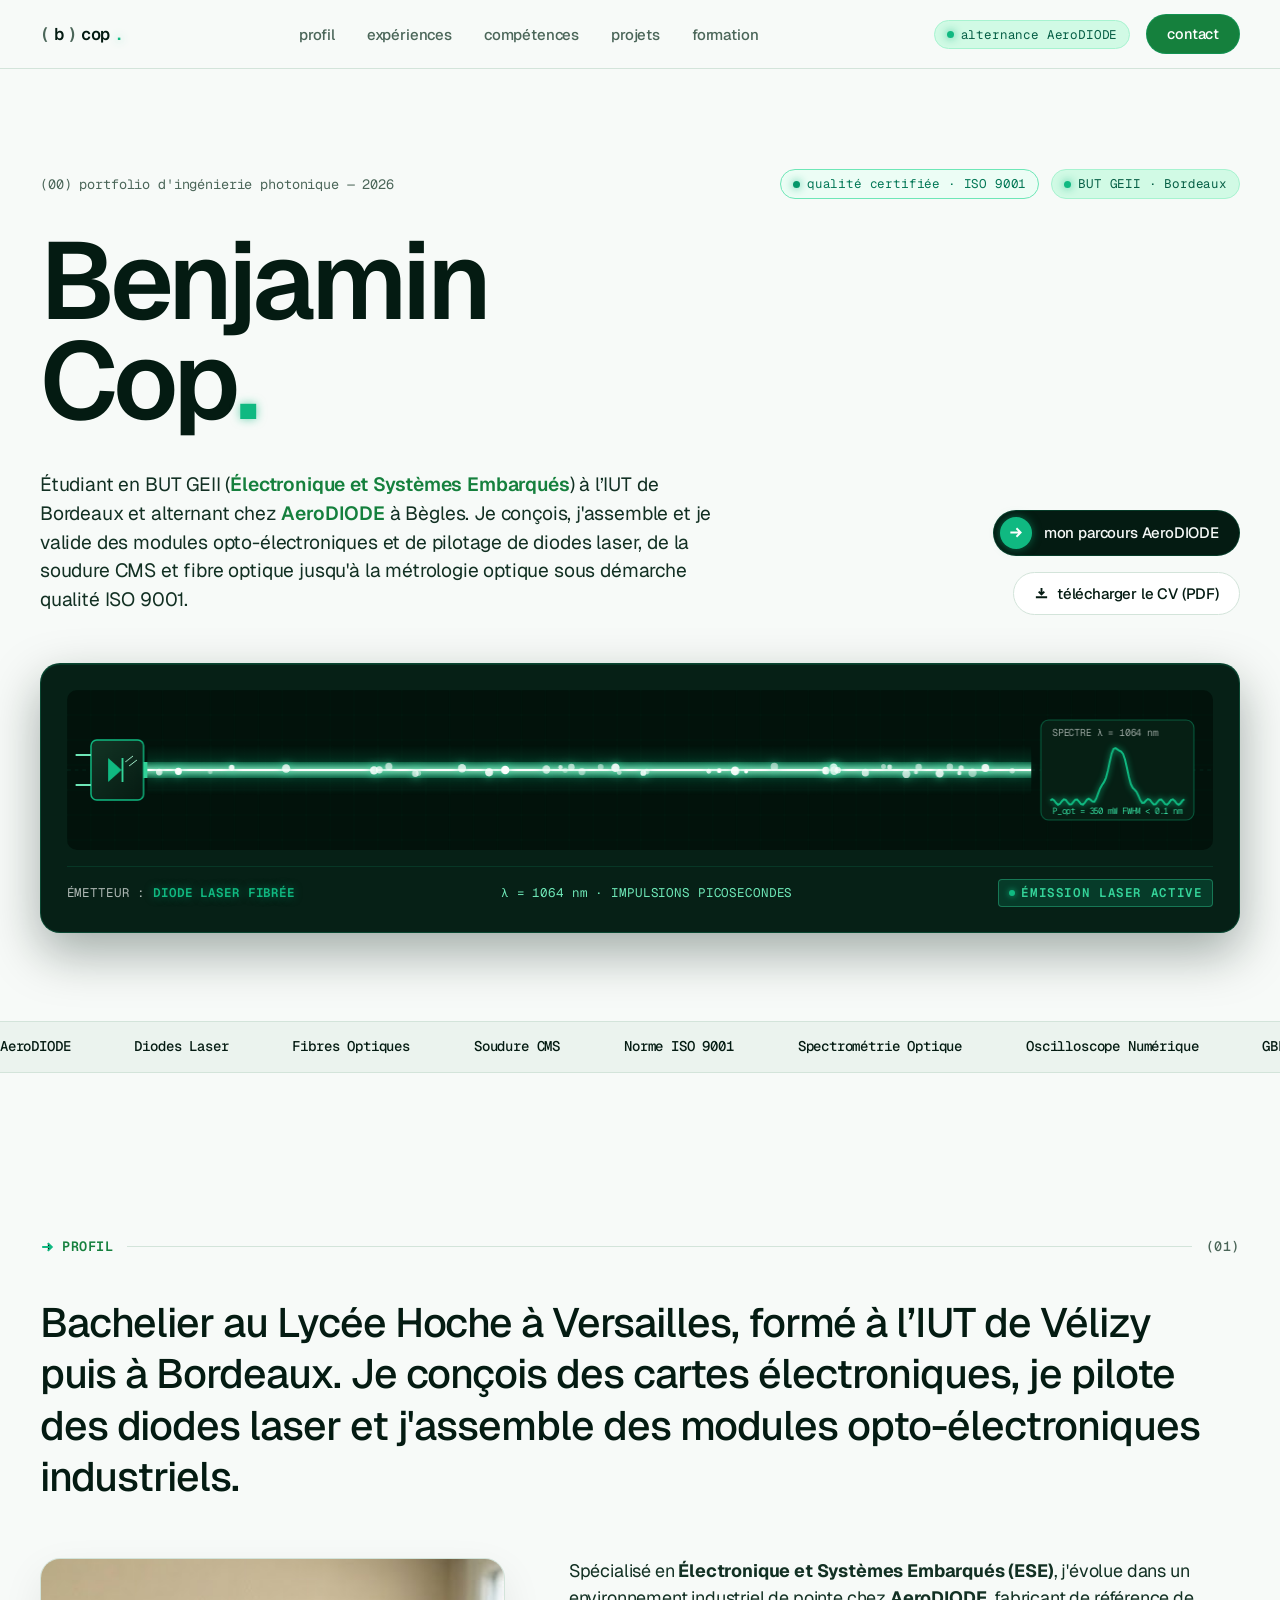
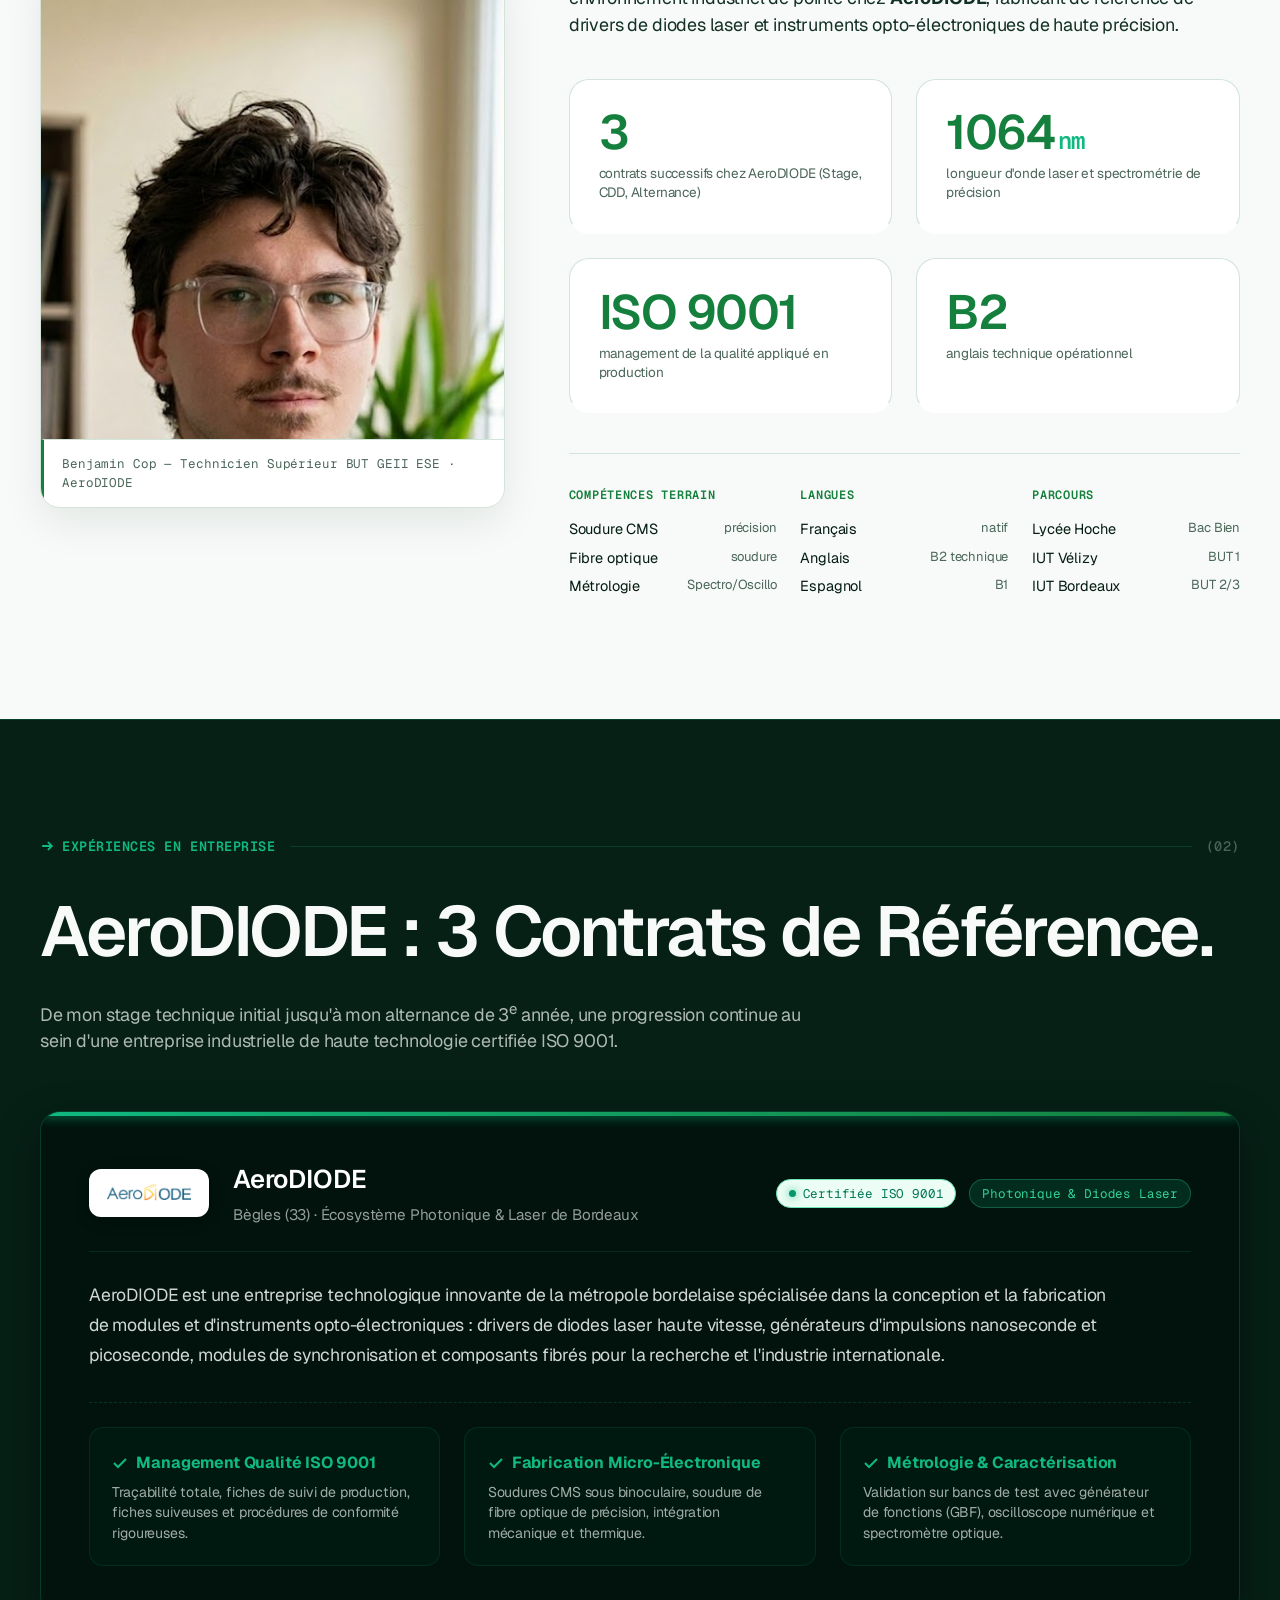
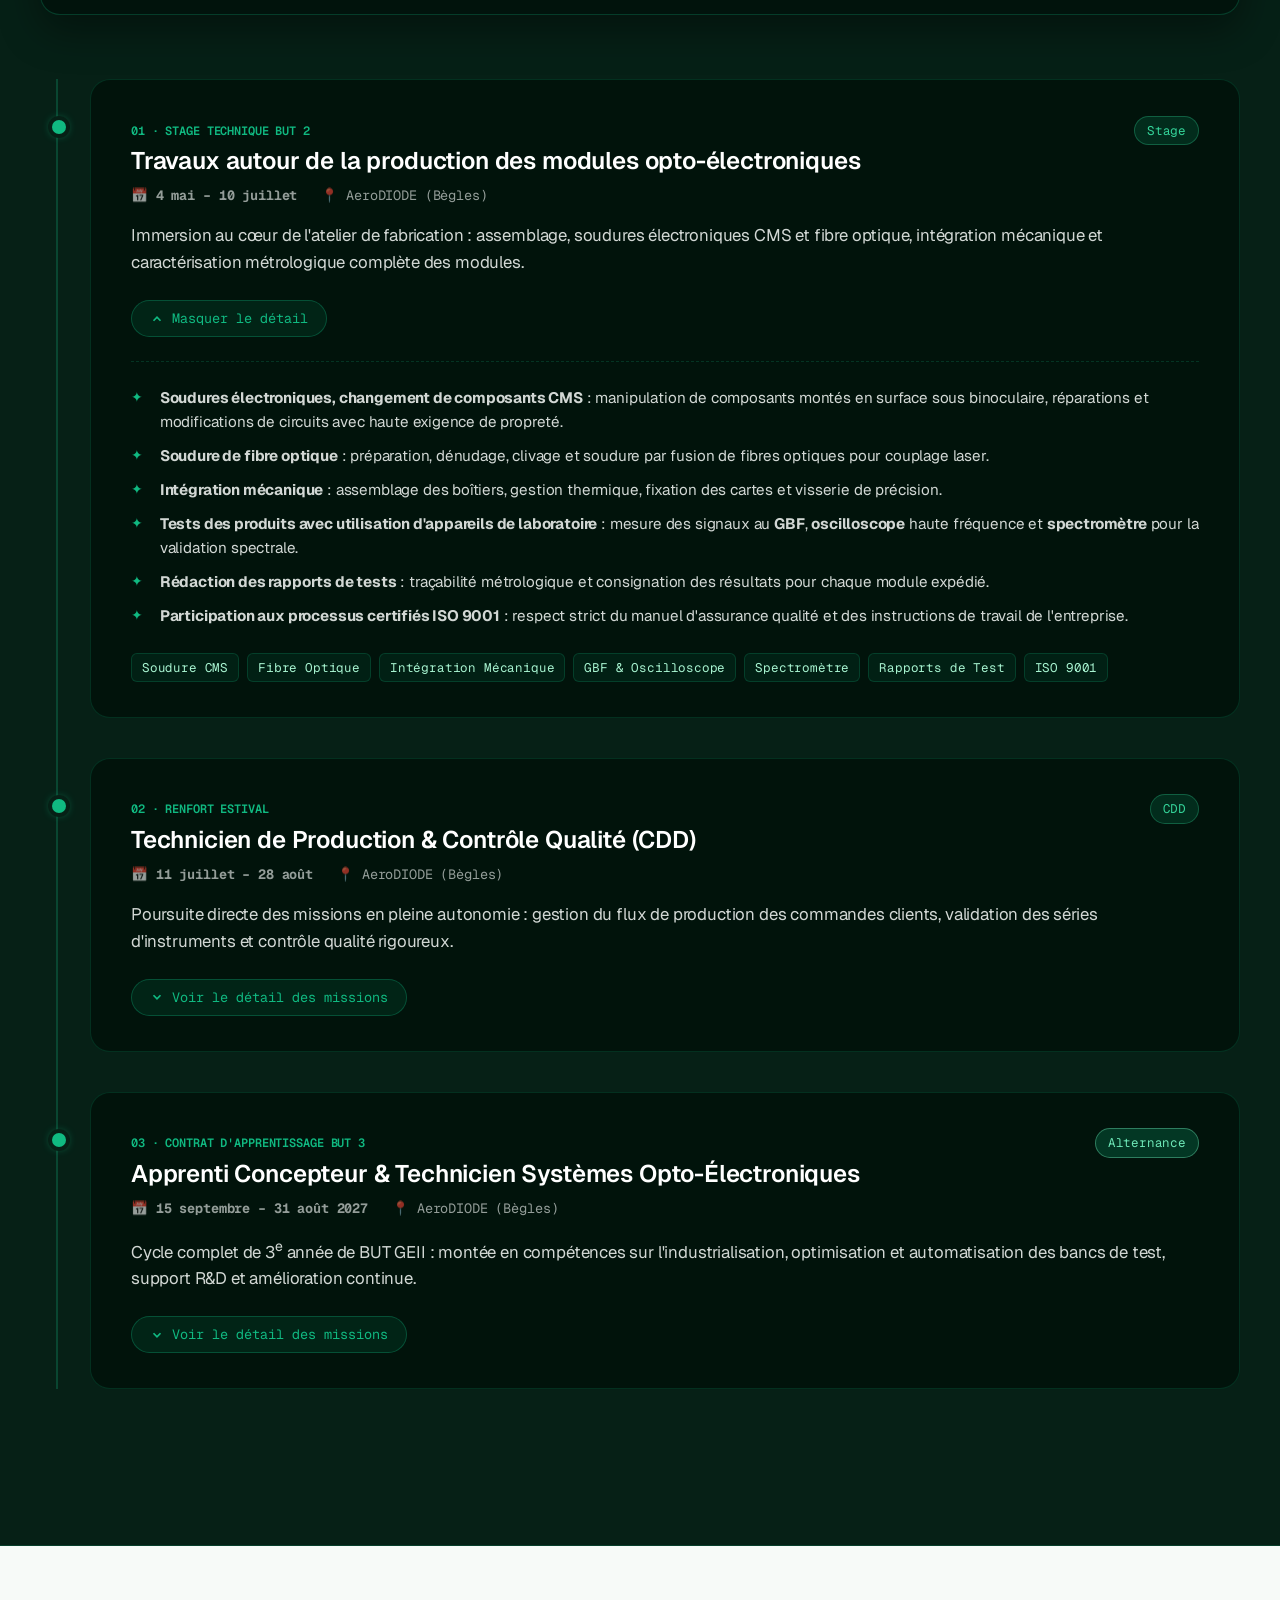
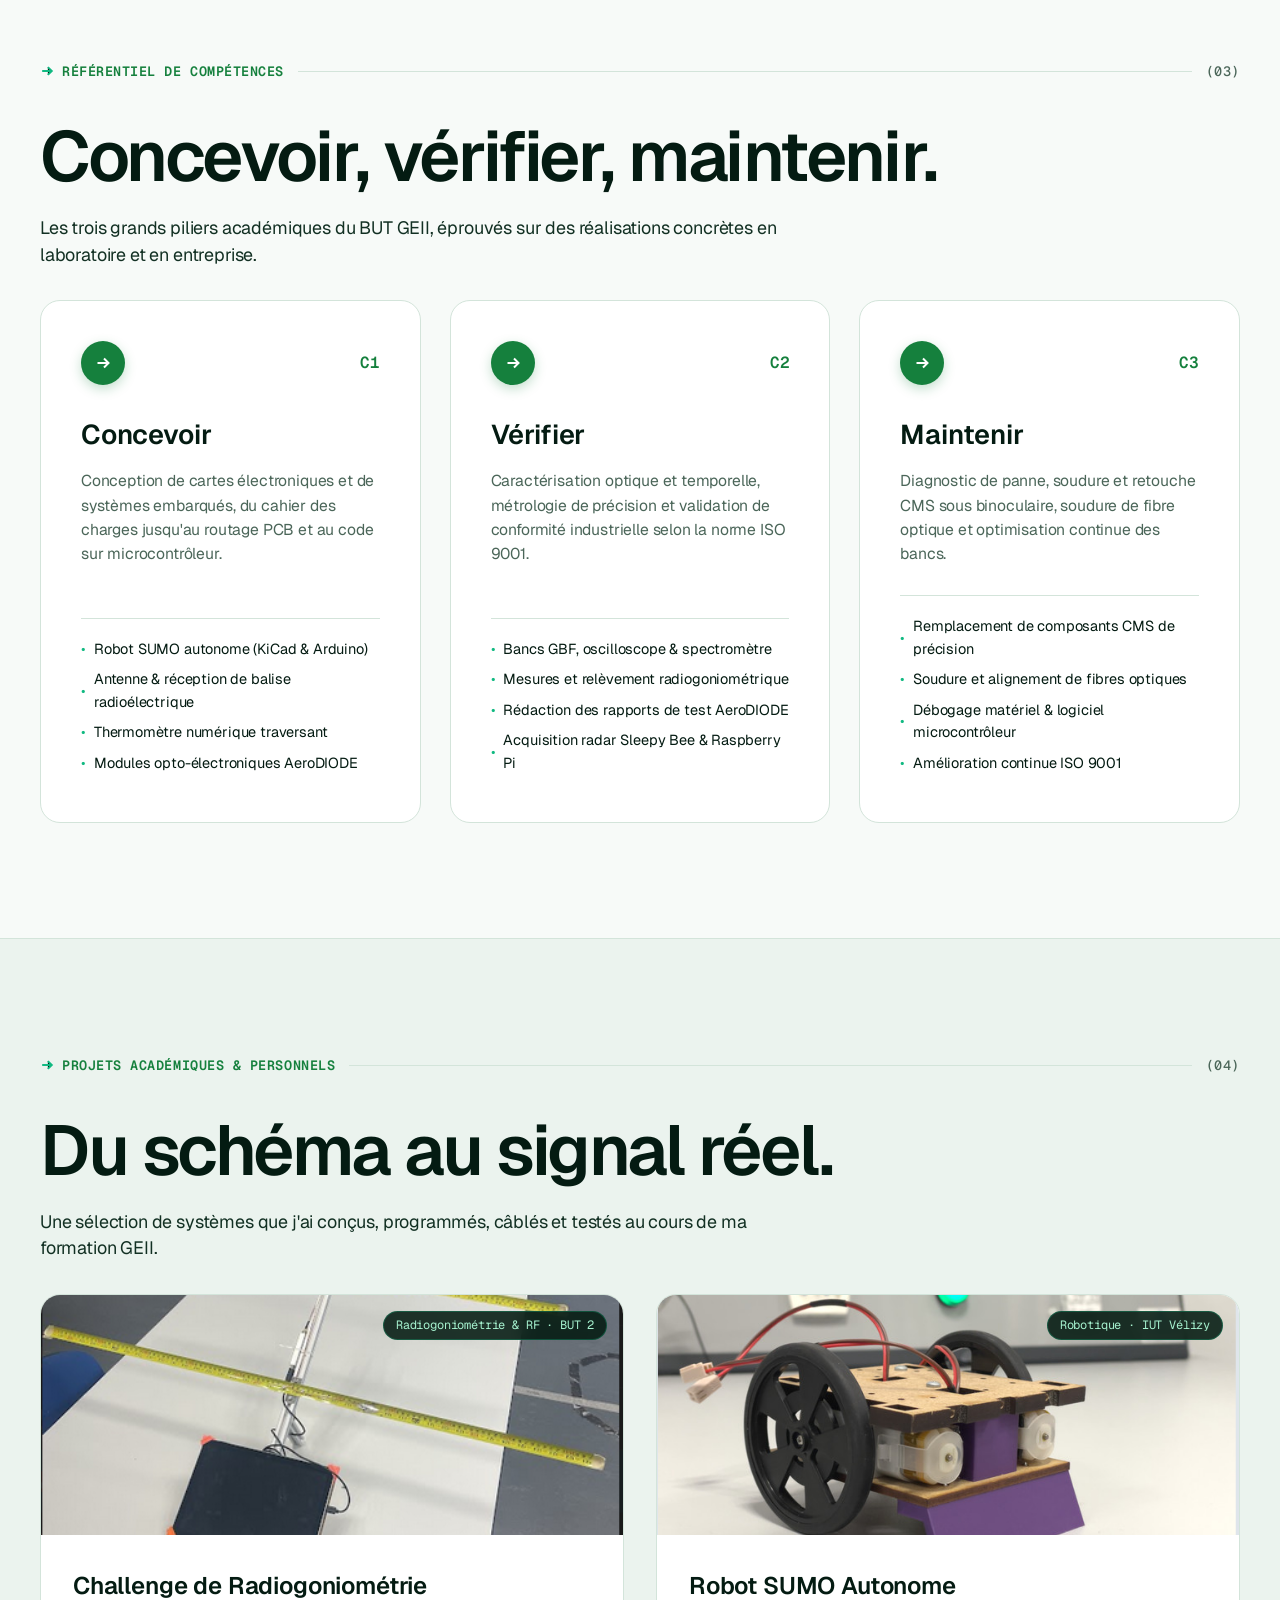
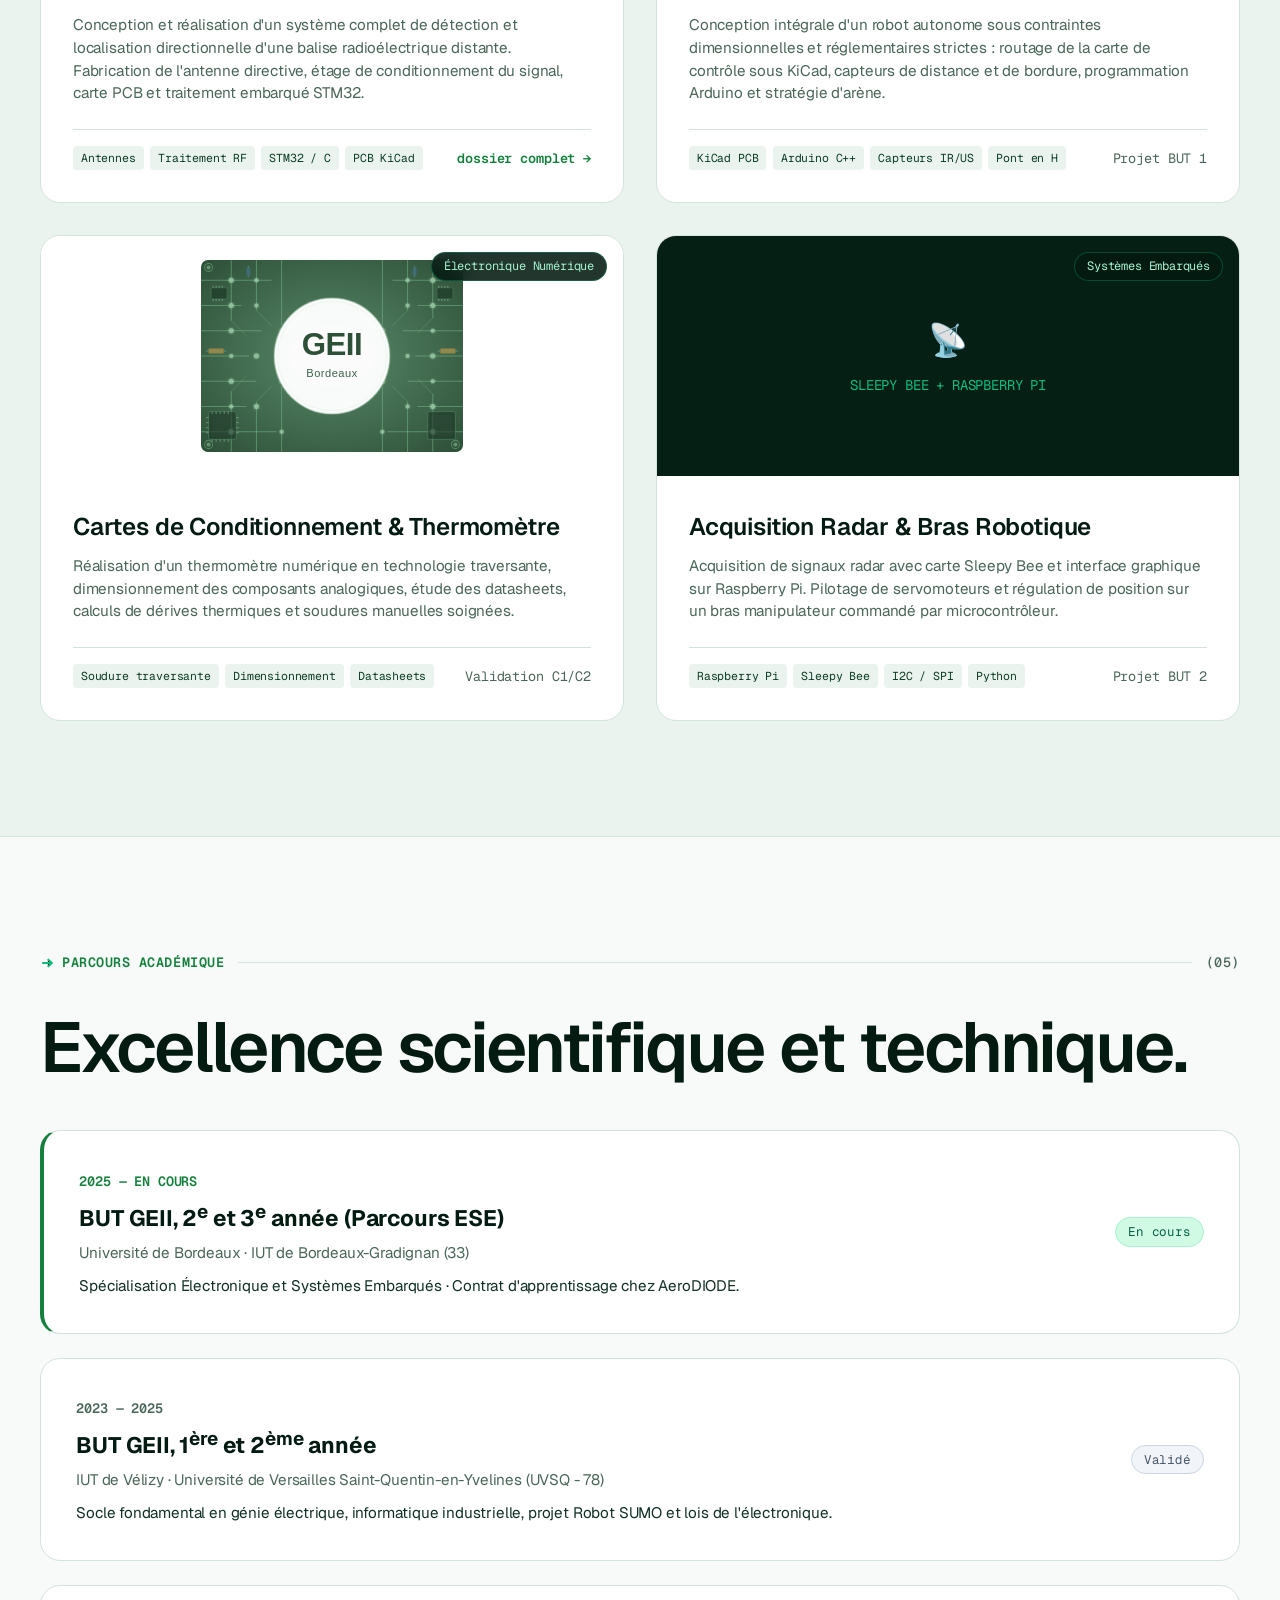
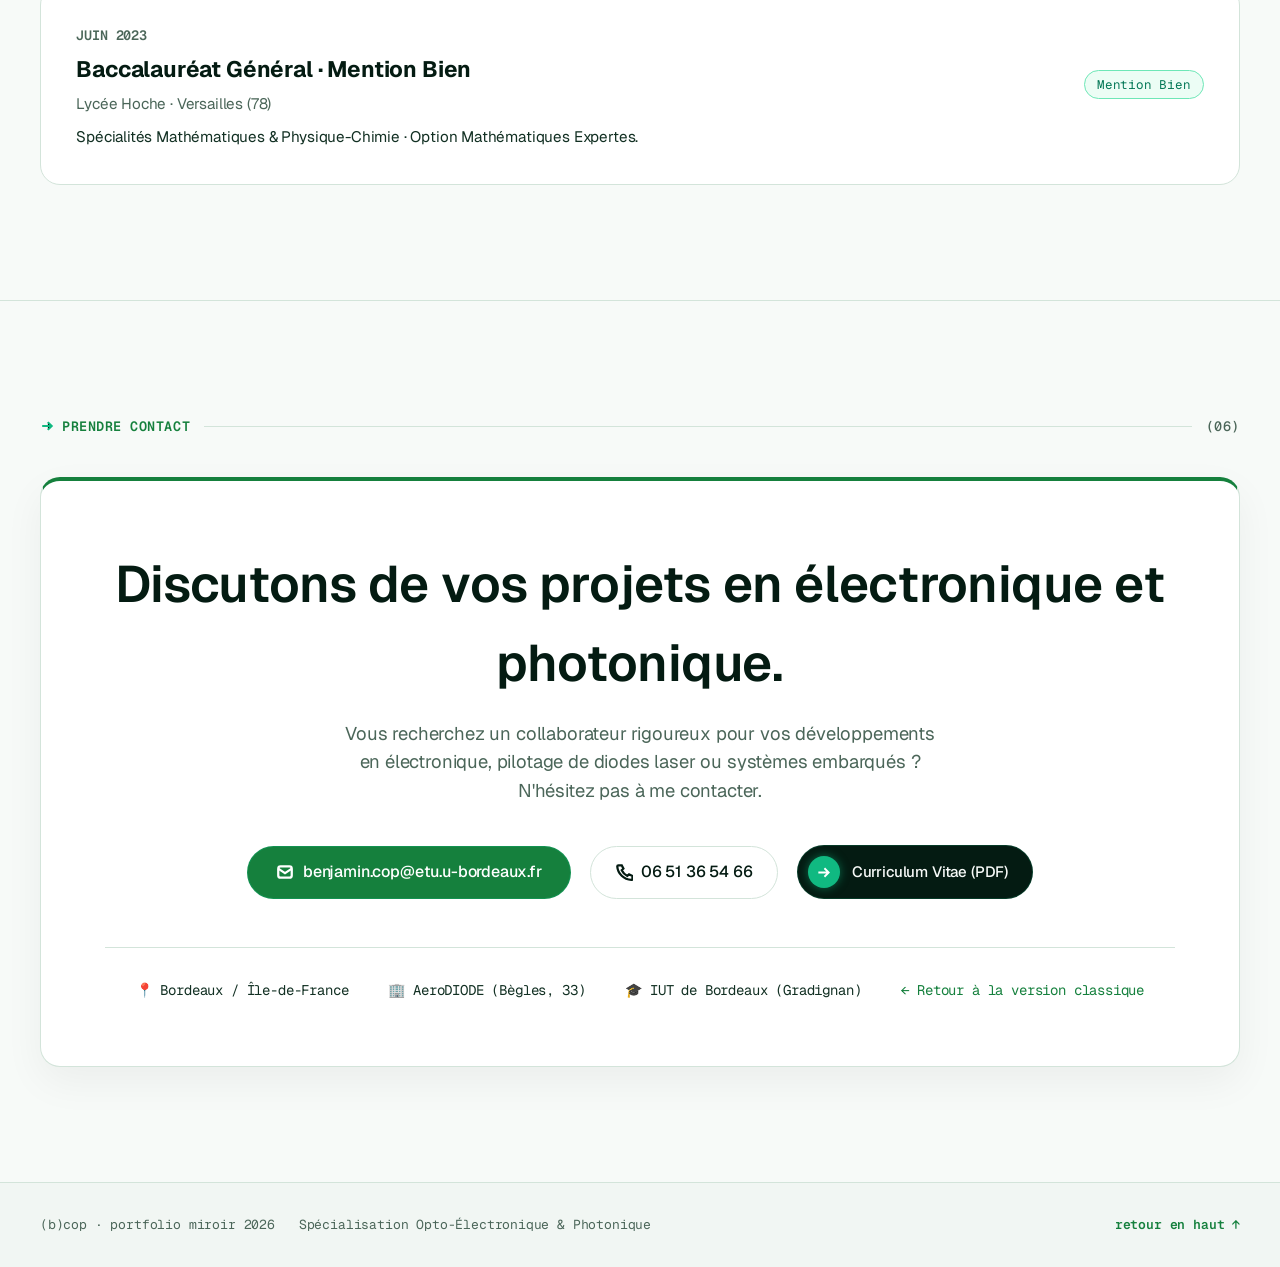
<file: index.html>
<!doctype html>
<html lang="fr">

<head>
  <meta charset="utf-8">
  <meta name="viewport" content="width=device-width, initial-scale=1">
  <title>Benjamin Cop — Portfolio GEII & Opto-Électronique</title>
  <meta name="description" content="Portfolio d'ingénierie de Benjamin Cop, étudiant en BUT GEII (Électronique et Systèmes Embarqués) à l'IUT de Bordeaux et alternant chez AeroDIODE à Bègles.">
  <link rel="preconnect" href="https://fonts.googleapis.com">
  <link rel="preconnect" href="https://fonts.gstatic.com" crossorigin>
  <link rel="stylesheet" href="https://fonts.googleapis.com/css2?family=Geist:wght@300;400;500;600;700&family=Geist+Mono:wght@400;500;600&display=swap">
  <link rel="stylesheet" href="style.css">
</head>

<body id="top">

  <!-- ============================================================ -->
  <!-- NAVIGATION BLUEPRINT VERT LASER                             -->
  <!-- ============================================================ -->
  <header class="nav">
    <div class="wrap nav__wrap">
      <a href="#top" class="nav__logo" aria-label="Benjamin Cop — retour en haut">
        <span class="p">(</span>b<span class="p">)</span>cop<span class="dot">.</span>
      </a>

      <nav class="nav__links" aria-label="Navigation principale">
        <a href="#profil">profil</a>
        <a href="#experiences">expériences</a>
        <a href="#competences">compétences</a>
        <a href="#projets">projets</a>
        <a href="#formation">formation</a>
      </nav>

      <div class="nav__end">
        <span class="status"><i></i>alternance AeroDIODE</span>
        <a href="#contact" class="btn-laser">contact</a>
      </div>
    </div>
  </header>

  <main>

    <!-- ============================================================ -->
    <!-- (00) HERO SECTION & SIMULATION DIODE LASER                   -->
    <!-- ============================================================ -->
    <section class="hero" id="hero">
      <div class="wrap">
        <div class="hero__meta">
          <span class="mono">(00) portfolio d'ingénierie photonique — 2026</span>
          <div class="hero__badges">
            <span class="status status--iso"><i></i>qualité certifiée · ISO 9001</span>
            <span class="status"><i></i>BUT GEII · Bordeaux</span>
          </div>
        </div>

        <div class="hero__title">
          <h1 class="hero__line">Benjamin</h1>
          <h1 class="hero__line hero__line--2">Cop<span class="laser-dot">.</span></h1>
        </div>

        <div class="hero__bottom">
          <p class="hero__lead">
            Étudiant en BUT GEII (<strong>Électronique et Systèmes Embarqués</strong>) à l’IUT de Bordeaux et alternant chez <strong>AeroDIODE</strong> à Bègles. Je conçois, j'assemble et je valide des modules opto-électroniques et de pilotage de diodes laser, de la soudure CMS et fibre optique jusqu'à la métrologie optique sous démarche qualité ISO 9001.
          </p>
          <div class="hero__ctas">
            <a href="#experiences" class="pill">
              <span class="pill__icon">
                <svg viewBox="0 0 16 16" aria-hidden="true"><path d="M2.5 8h11M9 3.5 13.5 8 9 12.5"/></svg>
              </span>
              <span>mon parcours AeroDIODE</span>
            </a>
            <a href="../scratch/CV_Portfolio.pdf" target="_blank" rel="noopener" class="ghost">
              <svg width="15" height="15" viewBox="0 0 16 16" fill="none" stroke="currentColor" stroke-width="2"><path d="M2 12h12M8 2v7M5 6l3 3 3-3"/></svg>
              <span>télécharger le CV (PDF)</span>
            </a>
          </div>
        </div>

        <!-- Simulation Dynamique Diode Laser & Faisceau Photonique -->
        <div class="laser-hud-card" aria-hidden="true">
          <canvas class="laser-canvas"></canvas>
          <div class="laser-hud-footer mono">
            <span>ÉMETTEUR : <b>DIODE LASER FIBRÉE</b></span>
            <span class="laser-hud-emission">λ = 1064 nm · IMPULSIONS PICOSECONDES</span>
            <span class="laser-hud-status">ÉMISSION LASER ACTIVE</span>
          </div>
        </div>
      </div>
    </section>

    <!-- Ruban technique défilant vert laser -->
    <div class="marquee" aria-hidden="true">
      <div class="marquee__track">
        <span>AeroDIODE</span><i></i>
        <span>Diodes Laser</span><i></i>
        <span>Fibres Optiques</span><i></i>
        <span>Soudure CMS</span><i></i>
        <span>Norme ISO 9001</span><i></i>
        <span>Spectrométrie Optique</span><i></i>
        <span>Oscilloscope Numérique</span><i></i>
        <span>GBF</span><i></i>
        <span>STM32</span><i></i>
        <span>KiCad PCB</span><i></i>
        <span>Radiogoniométrie</span><i></i>
        <span>C / C++</span><i></i>
        <span>AeroDIODE</span><i></i>
        <span>Diodes Laser</span><i></i>
        <span>Fibres Optiques</span><i></i>
        <span>Soudure CMS</span><i></i>
        <span>Norme ISO 9001</span><i></i>
      </div>
    </div>

    <!-- ============================================================ -->
    <!-- (01) PROFIL & CHIFFRES CLÉS                                 -->
    <!-- ============================================================ -->
    <section class="section" id="profil">
      <div class="wrap">
        <header class="sh">
          <span class="sh__l">
            <span class="sh__ico"><svg viewBox="0 0 16 16"><path d="M2.5 8h11M9 3.5 13.5 8 9 12.5"/></svg></span>
            profil
          </span>
          <span class="sh__line"></span>
          <span class="sh__r">(01)</span>
        </header>

        <p class="statement">
          Bachelier au Lycée Hoche à Versailles, formé à l’IUT de Vélizy puis à Bordeaux. Je conçois des cartes électroniques, je pilote des diodes laser et j'assemble des modules opto-électroniques industriels.
        </p>

        <div class="profil__grid">
          <figure class="portrait">
            <img src="../scratch/vrai_portrait.jpg" alt="Portrait de Benjamin Cop">
            <figcaption class="mono">Benjamin Cop — Technicien Supérieur BUT GEII ESE · AeroDIODE</figcaption>
          </figure>

          <div class="profil__text">
            <p class="lead">
              Spécialisé en <strong>Électronique et Systèmes Embarqués (ESE)</strong>, j'évolue dans un environnement industriel de pointe chez <strong>AeroDIODE</strong>, fabricant de référence de drivers de diodes laser et instruments opto-électroniques de haute précision.
            </p>

            <!-- Chiffres Clés Animés -->
            <div class="stats">
              <div class="stat">
                <span class="stat__v"><span data-target="3">0</span></span>
                <span class="stat__l">contrats successifs chez AeroDIODE (Stage, CDD, Alternance)</span>
              </div>
              <div class="stat">
                <span class="stat__v"><span data-target="1064">0</span><small>nm</small></span>
                <span class="stat__l">longueur d'onde laser et spectrométrie de précision</span>
              </div>
              <div class="stat">
                <span class="stat__v">ISO <span data-target="9001">0</span></span>
                <span class="stat__l">management de la qualité appliqué en production</span>
              </div>
              <div class="stat">
                <span class="stat__v">B<span data-target="2">0</span></span>
                <span class="stat__l">anglais technique opérationnel</span>
              </div>
            </div>

            <!-- Informations Synthétiques -->
            <div class="infos">
              <div class="info">
                <h3 class="mono">compétences terrain</h3>
                <ul>
                  <li>Soudure CMS <span>précision</span></li>
                  <li>Fibre optique <span>soudure</span></li>
                  <li>Métrologie <span>Spectro/Oscillo</span></li>
                </ul>
              </div>
              <div class="info">
                <h3 class="mono">langues</h3>
                <ul>
                  <li>Français <span>natif</span></li>
                  <li>Anglais <span>B2 technique</span></li>
                  <li>Espagnol <span>B1</span></li>
                </ul>
              </div>
              <div class="info">
                <h3 class="mono">parcours</h3>
                <ul>
                  <li>Lycée Hoche <span>Bac Bien</span></li>
                  <li>IUT Vélizy <span>BUT 1</span></li>
                  <li>IUT Bordeaux <span>BUT 2/3</span></li>
                </ul>
              </div>
            </div>
          </div>
        </div>
      </div>
    </section>

    <!-- ============================================================ -->
    <!-- (02) EXPÉRIENCES PROFESSIONNELLES (SECTION SOMBRE AERODIODE) -->
    <!-- ============================================================ -->
    <section class="section section-dark" id="experiences">
      <div class="wrap">
        <header class="sh">
          <span class="sh__l">
            <span class="sh__ico"><svg viewBox="0 0 16 16"><path d="M2.5 8h11M9 3.5 13.5 8 9 12.5"/></svg></span>
            expériences en entreprise
          </span>
          <span class="sh__line"></span>
          <span class="sh__r">(02)</span>
        </header>

        <h2 class="h-lg" style="margin-bottom: 2rem;">AeroDIODE : 3 Contrats de Référence.</h2>
        <p class="lead" style="color: rgba(247,250,248,0.7); margin-bottom: 3.5rem;">
          De mon stage technique initial jusqu'à mon alternance de 3<sup>e</sup> année, une progression continue au sein d'une entreprise industrielle de haute technologie certifiée ISO 9001.
        </p>

        <!-- Fiche Blueprint AeroDIODE -->
        <div class="company-blueprint">
          <div class="company-blueprint-header">
            <div class="company-logo-slot">
              <img src="../scratch/AeroDIODE_logo.png" alt="Logo AeroDIODE" class="company-logo-img">
              <div class="company-title">
                <h3>AeroDIODE</h3>
                <p>Bègles (33) · Écosystème Photonique & Laser de Bordeaux</p>
              </div>
            </div>
            <div style="display: flex; gap: 0.8rem; flex-wrap: wrap;">
              <span class="status status--iso"><i></i>Certifiée ISO 9001</span>
              <span class="status" style="background: rgba(16,185,129,0.15); color: #34d399; border-color: rgba(52,211,153,0.3);">Photonique & Diodes Laser</span>
            </div>
          </div>

          <p class="company-blueprint-desc">
            AeroDIODE est une entreprise technologique innovante de la métropole bordelaise spécialisée dans la conception et la fabrication de modules et d'instruments opto-électroniques : drivers de diodes laser haute vitesse, générateurs d'impulsions nanoseconde et picoseconde, modules de synchronisation et composants fibrés pour la recherche et l'industrie internationale.
          </p>

          <div class="features-grid">
            <div class="feature-box">
              <h4>
                <svg width="16" height="16" viewBox="0 0 16 16" fill="none" stroke="var(--laser-bright)" stroke-width="2"><path d="M2 8l4 4 8-8"/></svg>
                Management Qualité ISO 9001
              </h4>
              <p>Traçabilité totale, fiches de suivi de production, fiches suiveuses et procédures de conformité rigoureuses.</p>
            </div>
            <div class="feature-box">
              <h4>
                <svg width="16" height="16" viewBox="0 0 16 16" fill="none" stroke="var(--laser-bright)" stroke-width="2"><path d="M2 8l4 4 8-8"/></svg>
                Fabrication Micro-Électronique
              </h4>
              <p>Soudures CMS sous binoculaire, soudure de fibre optique de précision, intégration mécanique et thermique.</p>
            </div>
            <div class="feature-box">
              <h4>
                <svg width="16" height="16" viewBox="0 0 16 16" fill="none" stroke="var(--laser-bright)" stroke-width="2"><path d="M2 8l4 4 8-8"/></svg>
                Métrologie & Caractérisation
              </h4>
              <p>Validation sur bancs de test avec générateur de fonctions (GBF), oscilloscope numérique et spectromètre optique.</p>
            </div>
          </div>
        </div>

        <!-- Chronologie des 3 Contrats AeroDIODE -->
        <div class="timeline-dark">

          <!-- 1. STAGE -->
          <article class="contract-card-dark">
            <div class="contract-card-dark-header">
              <div>
                <span class="mono" style="color: var(--laser-bright); text-transform: uppercase; font-size: 12px; font-weight: 600;">01 · Stage Technique BUT 2</span>
                <h3>Travaux autour de la production des modules opto-électroniques</h3>
                <div class="contract-meta-mono mono">
                  <span>📅 <strong>4 mai – 10 juillet</strong></span>
                  <span>📍 AeroDIODE (Bègles)</span>
                </div>
              </div>
              <span class="status" style="background: rgba(16,185,129,0.15); color: #34d399; border-color: rgba(52,211,153,0.3);">Stage</span>
            </div>

            <p class="contract-lead-p">
              Immersion au cœur de l'atelier de fabrication : assemblage, soudures électroniques CMS et fibre optique, intégration mécanique et caractérisation métrologique complète des modules.
            </p>

            <button class="btn-toggle-dark active" onclick="toggleContractDetails('dark-stage-details', this)">
              <svg width="14" height="14" viewBox="0 0 16 16" fill="none" stroke="currentColor" stroke-width="2"><path d="M4 6l4 4 4-4"/></svg>
              <span class="btn-label">Masquer le détail</span>
            </button>

            <div id="dark-stage-details" class="details-drawer open">
              <ul class="dark-missions">
                <li><strong>Soudures électroniques, changement de composants CMS</strong> : manipulation de composants montés en surface sous binoculaire, réparations et modifications de circuits avec haute exigence de propreté.</li>
                <li><strong>Soudure de fibre optique</strong> : préparation, dénudage, clivage et soudure par fusion de fibres optiques pour couplage laser.</li>
                <li><strong>Intégration mécanique</strong> : assemblage des boîtiers, gestion thermique, fixation des cartes et visserie de précision.</li>
                <li><strong>Tests des produits avec utilisation d'appareils de laboratoire</strong> : mesure des signaux au <strong>GBF</strong>, <strong>oscilloscope</strong> haute fréquence et <strong>spectromètre</strong> pour la validation spectrale.</li>
                <li><strong>Rédaction des rapports de tests</strong> : traçabilité métrologique et consignation des résultats pour chaque module expédié.</li>
                <li><strong>Participation aux processus certifiés ISO 9001</strong> : respect strict du manuel d'assurance qualité et des instructions de travail de l'entreprise.</li>
              </ul>

              <div class="dark-tags">
                <span class="dark-tag">Soudure CMS</span>
                <span class="dark-tag">Fibre Optique</span>
                <span class="dark-tag">Intégration Mécanique</span>
                <span class="dark-tag">GBF & Oscilloscope</span>
                <span class="dark-tag">Spectromètre</span>
                <span class="dark-tag">Rapports de Test</span>
                <span class="dark-tag">ISO 9001</span>
              </div>
            </div>
          </article>

          <!-- 2. CDD -->
          <article class="contract-card-dark">
            <div class="contract-card-dark-header">
              <div>
                <span class="mono" style="color: var(--laser-bright); text-transform: uppercase; font-size: 12px; font-weight: 600;">02 · Renfort Estival</span>
                <h3>Technicien de Production & Contrôle Qualité (CDD)</h3>
                <div class="contract-meta-mono mono">
                  <span>📅 <strong>11 juillet – 28 août</strong></span>
                  <span>📍 AeroDIODE (Bègles)</span>
                </div>
              </div>
              <span class="status" style="background: rgba(16,185,129,0.15); color: #34d399; border-color: rgba(52,211,153,0.3);">CDD</span>
            </div>

            <p class="contract-lead-p">
              Poursuite directe des missions en pleine autonomie : gestion du flux de production des commandes clients, validation des séries d'instruments et contrôle qualité rigoureux.
            </p>

            <button class="btn-toggle-dark" onclick="toggleContractDetails('dark-cdd-details', this)">
              <svg width="14" height="14" viewBox="0 0 16 16" fill="none" stroke="currentColor" stroke-width="2"><path d="M4 6l4 4 4-4"/></svg>
              <span class="btn-label">Voir le détail des missions</span>
            </button>

            <div id="dark-cdd-details" class="details-drawer">
              <ul class="dark-missions">
                <li><strong>Autonomie complète sur bancs de test</strong> : qualification unitaire de chaque module opto-électronique avant conditionnement.</li>
                <li><strong>Rythme de production et cadence</strong> : maintien des standards de qualité élevés sur des volumes accrus.</li>
                <li><strong>Assurance qualité ISO 9001</strong> : renseignement des fiches suiveuses et validation de non-régression technique.</li>
                <li><strong>Maintenance de premier niveau</strong> des outillages de soudure et de contrôle optique.</li>
              </ul>
              <div class="dark-tags">
                <span class="dark-tag">Autonomie de Production</span>
                <span class="dark-tag">Contrôle Qualité</span>
                <span class="dark-tag">Flux de Commandes</span>
                <span class="dark-tag">Fiches Suiveuses</span>
              </div>
            </div>
          </article>

          <!-- 3. ALTERNANCE -->
          <article class="contract-card-dark">
            <div class="contract-card-dark-header">
              <div>
                <span class="mono" style="color: var(--laser-bright); text-transform: uppercase; font-size: 12px; font-weight: 600;">03 · Contrat d'Apprentissage BUT 3</span>
                <h3>Apprenti Concepteur & Technicien Systèmes Opto-Électroniques</h3>
                <div class="contract-meta-mono mono">
                  <span>📅 <strong>15 septembre – 31 août 2027</strong></span>
                  <span>📍 AeroDIODE (Bègles)</span>
                </div>
              </div>
              <span class="status" style="background: rgba(16,185,129,0.22); color: #6ee7b7; border-color: rgba(110,231,183,0.4);">Alternance</span>
            </div>

            <p class="contract-lead-p">
              Cycle complet de 3<sup>e</sup> année de BUT GEII : montée en compétences sur l'industrialisation, optimisation et automatisation des bancs de test, support R&D et amélioration continue.
            </p>

            <button class="btn-toggle-dark" onclick="toggleContractDetails('dark-alt-details', this)">
              <svg width="14" height="14" viewBox="0 0 16 16" fill="none" stroke="currentColor" stroke-width="2"><path d="M4 6l4 4 4-4"/></svg>
              <span class="btn-label">Voir le détail des missions</span>
            </button>

            <div id="dark-alt-details" class="details-drawer">
              <ul class="dark-missions">
                <li><strong>Industrialisation et amélioration des méthodes</strong> : standardisation des montages et simplification des procédures de validation.</li>
                <li><strong>Automatisation des mesures</strong> : écriture de scripts de test pour réduire le temps de caractérisation spectrale et temporelle.</li>
                <li><strong>Participation aux revues de qualité</strong> : traitement des anomalies, actions correctives et audits internes ISO 9001.</li>
                <li><strong>Veille et R&D</strong> : participation aux tests de nouveaux prototypes électroniques de pilotage de diodes laser.</li>
              </ul>
              <div class="dark-tags">
                <span class="dark-tag">Industrialisation</span>
                <span class="dark-tag">Automatisation Bancs</span>
                <span class="dark-tag">Systèmes Embarqués</span>
                <span class="dark-tag">Audit ISO 9001</span>
                <span class="dark-tag">Amélioration Continue</span>
              </div>
            </div>
          </article>

        </div>

      </div>
    </section>

    <!-- ============================================================ -->
    <!-- (03) COMPÉTENCES DU BUT GEII (CONCEVOIR, VÉRIFIER, MAINTENIR)-->
    <!-- ============================================================ -->
    <section class="section" id="competences">
      <div class="wrap">
        <header class="sh">
          <span class="sh__l">
            <span class="sh__ico"><svg viewBox="0 0 16 16"><path d="M2.5 8h11M9 3.5 13.5 8 9 12.5"/></svg></span>
            référentiel de compétences
          </span>
          <span class="sh__line"></span>
          <span class="sh__r">(03)</span>
        </header>

        <h2 class="h-lg" style="margin-bottom: 1.5rem;">Concevoir, vérifier, maintenir.</h2>
        <p class="lead">Les trois grands piliers académiques du BUT GEII, éprouvés sur des réalisations concrètes en laboratoire et en entreprise.</p>

        <div class="offers">
          <!-- C1 : Concevoir -->
          <article class="offer">
            <div class="offer__top">
              <div class="circ">
                <svg viewBox="0 0 16 16"><path d="M2.5 8h11M9 3.5 13.5 8 9 12.5"/></svg>
              </div>
              <span class="offer__code">C1</span>
            </div>
            <h3>Concevoir</h3>
            <p>Conception de cartes électroniques et de systèmes embarqués, du cahier des charges jusqu'au routage PCB et au code sur microcontrôleur.</p>
            <ul class="offer__links">
              <li><a href="#projets">Robot SUMO autonome (KiCad & Arduino)</a></li>
              <li><a href="#projets">Antenne & réception de balise radioélectrique</a></li>
              <li><a href="#projets">Thermomètre numérique traversant</a></li>
              <li><a href="#experiences">Modules opto-électroniques AeroDIODE</a></li>
            </ul>
          </article>

          <!-- C2 : Vérifier -->
          <article class="offer">
            <div class="offer__top">
              <div class="circ">
                <svg viewBox="0 0 16 16"><path d="M2.5 8h11M9 3.5 13.5 8 9 12.5"/></svg>
              </div>
              <span class="offer__code">C2</span>
            </div>
            <h3>Vérifier</h3>
            <p>Caractérisation optique et temporelle, métrologie de précision et validation de conformité industrielle selon la norme ISO 9001.</p>
            <ul class="offer__links">
              <li><a href="#experiences">Bancs GBF, oscilloscope & spectromètre</a></li>
              <li><a href="#projets">Mesures et relèvement radiogoniométrique</a></li>
              <li><a href="#experiences">Rédaction des rapports de test AeroDIODE</a></li>
              <li><a href="#projets">Acquisition radar Sleepy Bee & Raspberry Pi</a></li>
            </ul>
          </article>

          <!-- C3 : Maintenir -->
          <article class="offer">
            <div class="offer__top">
              <div class="circ">
                <svg viewBox="0 0 16 16"><path d="M2.5 8h11M9 3.5 13.5 8 9 12.5"/></svg>
              </div>
              <span class="offer__code">C3</span>
            </div>
            <h3>Maintenir</h3>
            <p>Diagnostic de panne, soudure et retouche CMS sous binoculaire, soudure de fibre optique et optimisation continue des bancs.</p>
            <ul class="offer__links">
              <li><a href="#experiences">Remplacement de composants CMS de précision</a></li>
              <li><a href="#experiences">Soudure et alignement de fibres optiques</a></li>
              <li><a href="#projets">Débogage matériel & logiciel microcontrôleur</a></li>
              <li><a href="#experiences">Amélioration continue ISO 9001</a></li>
            </ul>
          </article>
        </div>
      </div>
    </section>

    <!-- ============================================================ -->
    <!-- (04) PROJETS TECHNIQUES DOCUMENTÉS                           -->
    <!-- ============================================================ -->
    <section class="section" id="projets" style="background: var(--ash); border-block: 1px solid var(--line);">
      <div class="wrap">
        <header class="sh">
          <span class="sh__l">
            <span class="sh__ico"><svg viewBox="0 0 16 16"><path d="M2.5 8h11M9 3.5 13.5 8 9 12.5"/></svg></span>
            projets académiques & personnels
          </span>
          <span class="sh__line"></span>
          <span class="sh__r">(04)</span>
        </header>

        <h2 class="h-lg" style="margin-bottom: 1.5rem;">Du schéma au signal réel.</h2>
        <p class="lead">Une sélection de systèmes que j'ai conçus, programmés, câblés et testés au cours de ma formation GEII.</p>

        <div class="projects-grid">

          <!-- Projet 1 : Radiogoniométrie -->
          <article class="project-card">
            <div class="project-media">
              <img src="../scratch/antenne.png" alt="Challenge de Radiogoniométrie">
              <span class="project-tag-overlay">Radiogoniométrie & RF · BUT 2</span>
            </div>
            <div class="project-content">
              <h3>Challenge de Radiogoniométrie</h3>
              <p>Conception et réalisation d'un système complet de détection et localisation directionnelle d'une balise radioélectrique distante. Fabrication de l'antenne directive, étage de conditionnement du signal, carte PCB et traitement embarqué STM32.</p>
              <div class="project-footer">
                <div class="project-chips">
                  <span class="chip">Antennes</span>
                  <span class="chip">Traitement RF</span>
                  <span class="chip">STM32 / C</span>
                  <span class="chip">PCB KiCad</span>
                </div>
                <a href="../scratch/projet_radiogoniometrie.html" class="mono" style="color: var(--primary); font-weight: 600; display: inline-flex; align-items: center; gap: 4px;">
                  dossier complet →
                </a>
              </div>
            </div>
          </article>

          <!-- Projet 2 : Robot SUMO -->
          <article class="project-card">
            <div class="project-media">
              <img src="../scratch/robot_sumo.png" alt="Robot Sumo Autonome">
              <span class="project-tag-overlay">Robotique · IUT Vélizy</span>
            </div>
            <div class="project-content">
              <h3>Robot SUMO Autonome</h3>
              <p>Conception intégrale d'un robot autonome sous contraintes dimensionnelles et réglementaires strictes : routage de la carte de contrôle sous KiCad, capteurs de distance et de bordure, programmation Arduino et stratégie d'arène.</p>
              <div class="project-footer">
                <div class="project-chips">
                  <span class="chip">KiCad PCB</span>
                  <span class="chip">Arduino C++</span>
                  <span class="chip">Capteurs IR/US</span>
                  <span class="chip">Pont en H</span>
                </div>
                <span class="mono" style="color: var(--muted);">Projet BUT 1</span>
              </div>
            </div>
          </article>

          <!-- Projet 3 : Circuit Board GEII -->
          <article class="project-card">
            <div class="project-media" style="background: white; padding: 1.5rem;">
              <img src="../scratch/circuit_board_geii.svg" alt="Carte électronique GEII" style="object-fit: contain;">
              <span class="project-tag-overlay">Électronique Numérique</span>
            </div>
            <div class="project-content">
              <h3>Cartes de Conditionnement & Thermomètre</h3>
              <p>Réalisation d'un thermomètre numérique en technologie traversante, dimensionnement des composants analogiques, étude des datasheets, calculs de dérives thermiques et soudures manuelles soignées.</p>
              <div class="project-footer">
                <div class="project-chips">
                  <span class="chip">Soudure traversante</span>
                  <span class="chip">Dimensionnement</span>
                  <span class="chip">Datasheets</span>
                </div>
                <span class="mono" style="color: var(--muted);">Validation C1/C2</span>
              </div>
            </div>
          </article>

          <!-- Projet 4 : Radar & Bras manipulateur -->
          <article class="project-card">
            <div class="project-media" style="background: #061f14; display: flex; align-items: center; justify-content: center;">
              <div style="font-family: var(--mono); color: var(--laser-bright); font-size: 14px; text-align: center; padding: 2rem;">
                <div style="font-size: 32px; margin-bottom: 10px;">📡</div>
                <span>SLEEPY BEE + RASPBERRY PI</span>
              </div>
              <span class="project-tag-overlay">Systèmes Embarqués</span>
            </div>
            <div class="project-content">
              <h3>Acquisition Radar & Bras Robotique</h3>
              <p>Acquisition de signaux radar avec carte Sleepy Bee et interface graphique sur Raspberry Pi. Pilotage de servomoteurs et régulation de position sur un bras manipulateur commandé par microcontrôleur.</p>
              <div class="project-footer">
                <div class="project-chips">
                  <span class="chip">Raspberry Pi</span>
                  <span class="chip">Sleepy Bee</span>
                  <span class="chip">I2C / SPI</span>
                  <span class="chip">Python</span>
                </div>
                <span class="mono" style="color: var(--muted);">Projet BUT 2</span>
              </div>
            </div>
          </article>

        </div>
      </div>
    </section>

    <!-- ============================================================ -->
    <!-- (05) FORMATION ACADÉMIQUE                                    -->
    <!-- ============================================================ -->
    <section class="section" id="formation">
      <div class="wrap">
        <header class="sh">
          <span class="sh__l">
            <span class="sh__ico"><svg viewBox="0 0 16 16"><path d="M2.5 8h11M9 3.5 13.5 8 9 12.5"/></svg></span>
            parcours académique
          </span>
          <span class="sh__line"></span>
          <span class="sh__r">(05)</span>
        </header>

        <h2 class="h-lg" style="margin-bottom: 3rem;">Excellence scientifique et technique.</h2>

        <div style="display: flex; flex-direction: column; gap: 1.5rem;">

          <!-- Formation 1 : IUT Bordeaux -->
          <div style="background: var(--surface); border: 1px solid var(--line); border-radius: var(--r-card); padding: 2.2rem; display: flex; justify-content: space-between; align-items: center; flex-wrap: wrap; gap: 1.5rem; border-left: 4px solid var(--primary);">
            <div>
              <span class="mono" style="color: var(--primary); font-weight: 600;">2025 — EN COURS</span>
              <h3 style="font-size: 1.4rem; color: var(--fg); margin: 0.3rem 0;">BUT GEII, 2<sup>e</sup> et 3<sup>e</sup> année (Parcours ESE)</h3>
              <p style="color: var(--muted); font-size: 0.95rem;">Université de Bordeaux · IUT de Bordeaux-Gradignan (33)</p>
              <p style="color: var(--fg-2); font-size: 0.95rem; margin-top: 0.6rem;">Spécialisation Électronique et Systèmes Embarqués · Contrat d'apprentissage chez AeroDIODE.</p>
            </div>
            <span class="status">En cours</span>
          </div>

          <!-- Formation 2 : IUT Vélizy -->
          <div style="background: var(--surface); border: 1px solid var(--line); border-radius: var(--r-card); padding: 2.2rem; display: flex; justify-content: space-between; align-items: center; flex-wrap: wrap; gap: 1.5rem;">
            <div>
              <span class="mono" style="color: var(--muted); font-weight: 600;">2023 — 2025</span>
              <h3 style="font-size: 1.4rem; color: var(--fg); margin: 0.3rem 0;">BUT GEII, 1<sup>ère</sup> et 2<sup>ème</sup> année</h3>
              <p style="color: var(--muted); font-size: 0.95rem;">IUT de Vélizy · Université de Versailles Saint-Quentin-en-Yvelines (UVSQ - 78)</p>
              <p style="color: var(--fg-2); font-size: 0.95rem; margin-top: 0.6rem;">Socle fondamental en génie électrique, informatique industrielle, projet Robot SUMO et lois de l'électronique.</p>
            </div>
            <span class="status" style="background: #f1f5f9; color: #475569; border-color: #cbd5e1;">Validé</span>
          </div>

          <!-- Formation 3 : Lycée Hoche -->
          <div style="background: var(--surface); border: 1px solid var(--line); border-radius: var(--r-card); padding: 2.2rem; display: flex; justify-content: space-between; align-items: center; flex-wrap: wrap; gap: 1.5rem;">
            <div>
              <span class="mono" style="color: var(--muted); font-weight: 600;">JUIN 2023</span>
              <h3 style="font-size: 1.4rem; color: var(--fg); margin: 0.3rem 0;">Baccalauréat Général · Mention Bien</h3>
              <p style="color: var(--muted); font-size: 0.95rem;">Lycée Hoche · Versailles (78)</p>
              <p style="color: var(--fg-2); font-size: 0.95rem; margin-top: 0.6rem;">Spécialités Mathématiques & Physique-Chimie · Option Mathématiques Expertes.</p>
            </div>
            <span class="status status--iso">Mention Bien</span>
          </div>

        </div>
      </div>
    </section>

    <!-- ============================================================ -->
    <!-- (06) CONTACT & CV                                            -->
    <!-- ============================================================ -->
    <section class="contact-section" id="contact">
      <div class="wrap">
        <header class="sh">
          <span class="sh__l">
            <span class="sh__ico"><svg viewBox="0 0 16 16"><path d="M2.5 8h11M9 3.5 13.5 8 9 12.5"/></svg></span>
            prendre contact
          </span>
          <span class="sh__line"></span>
          <span class="sh__r">(06)</span>
        </header>

        <div class="contact-card-main">
          <h2>Discutons de vos projets en électronique et photonique.</h2>
          <p>
            Vous recherchez un collaborateur rigoureux pour vos développements en électronique, pilotage de diodes laser ou systèmes embarqués ? N'hésitez pas à me contacter.
          </p>

          <div class="contact-actions">
            <a href="mailto:benjamin.cop@etu.u-bordeaux.fr" class="btn-laser btn-laser--lg">
              <svg width="18" height="18" viewBox="0 0 16 16" fill="none" stroke="currentColor" stroke-width="2"><rect x="2" y="3" width="12" height="10" rx="2"/><path d="M2 5l6 4 6-4"/></svg>
              <span>benjamin.cop@etu.u-bordeaux.fr</span>
            </a>
            <a href="tel:+33651365466" class="ghost" style="padding: 13px 24px; font-size: 16px; border-radius: 30px;">
              <svg width="18" height="18" viewBox="0 0 16 16" fill="none" stroke="currentColor" stroke-width="2"><path d="M3 2h3l1.5 3-1.5 1.5a10 10 0 0 0 5 5L12.5 10l3 1.5V14a1 1 0 0 1-1 1A13 13 0 0 1 2 3a1 1 0 0 1 1-1z"/></svg>
              <span>06 51 36 54 66</span>
            </a>
            <a href="../scratch/CV_Portfolio.pdf" target="_blank" rel="noopener" class="pill" style="padding: 10px 24px 10px 10px;">
              <span class="pill__icon">
                <svg viewBox="0 0 16 16" aria-hidden="true"><path d="M2.5 8h11M9 3.5 13.5 8 9 12.5"/></svg>
              </span>
              <span>Curriculum Vitae (PDF)</span>
            </a>
          </div>

          <div class="contact-links-row">
            <span>📍 Bordeaux / Île-de-France</span>
            <span>🏢 AeroDIODE (Bègles, 33)</span>
            <span>🎓 IUT de Bordeaux (Gradignan)</span>
            <a href="../scratch/index.html">← Retour à la version classique</a>
          </div>
        </div>
      </div>
    </section>

  </main>

  <!-- ============================================================ -->
  <!-- FOOTER MINIMALISTE VERT                                      -->
  <!-- ============================================================ -->
  <footer class="footer">
    <div class="wrap footer__wrap">
      <div>
        <span>(b)cop · portfolio miroir 2026</span>
        <span style="margin-left: 1rem; color: var(--muted);">Spécialisation Opto-Électronique & Photonique</span>
      </div>
      <div>
        <a href="#top" style="color: var(--primary); font-weight: 600;">retour en haut ↑</a>
      </div>
    </div>
  </footer>

  <script src="script.js"></script>
</body>

</html>
</file>
<file: style.css>
/* =========================================================
   Benjamin Cop — Portfolio GEII & Opto-Électronique (Version Miroir)
   Direction Artistique : « Laser Diode Photonics & Swiss Blueprint »
   Palette : Vert Laser Émeraude, Encre Sombre & Papier Craie
   ========================================================= */

:root {
  /* Nuances de Vert Laser & Photonique */
  --laser-bright: #10b981;     /* Vert laser émetteur diode */
  --laser-glow: #34d399;       /* Lueur photonique coeur de faisceau */
  --primary: #15803d;          /* Vert émeraude profond */
  --primary-dark: #0b3d26;     /* Vert forêt foncé */
  --laser-subtle: #d1fae5;     /* Vert menthe clair pour badges */
  
  /* Nuances Blueprint Papier / Encre */
  --bone: #f7faf8;             /* Fond craie avec subtile teinte technique */
  --ink: #041b12;              /* Encre noire végétale profonde */
  --smoke: #062016;            /* Arrière-plan chambre noire laser */
  --ash: #ebf3ee;              /* Surface douce */
  --mist: #bdd3c7;             /* Bordures fines */
  --line: #d3e4da;             /* Lignes de repère blueprint */
  --surface: #ffffff;

  --bg: var(--bone);
  --fg: var(--ink);
  --fg-2: #123023;
  --muted: #4b6659;

  --font: 'Geist', 'Inter', -apple-system, BlinkMacSystemFont, 'Segoe UI', Roboto, sans-serif;
  --mono: 'Geist Mono', Consolas, 'SF Mono', Menlo, Monaco, monospace;

  --maxw: 1200px;
  --gutter: clamp(16px, 4vw, 40px);
  --section: clamp(70px, 9vw, 130px);

  --r-card: 20px;
  --r-btn: 24px;
  --r-pill: 44px;
  --r-badge: 8px;

  --ease: cubic-bezier(.16, 1, .3, 1);
  --transition: all 0.35s var(--ease);
}

*, *::before, *::after {
  box-sizing: border-box;
  margin: 0;
  padding: 0;
}

html {
  scroll-behavior: smooth;
  -webkit-text-size-adjust: 100%;
}

body {
  background: var(--bg);
  color: var(--fg-2);
  font-family: var(--font);
  font-size: 17px;
  line-height: 1.55;
  letter-spacing: -0.01em;
  overflow-x: hidden;
  -webkit-font-smoothing: antialiased;
}

img, svg, canvas {
  display: block;
  max-width: 100%;
}

a {
  color: inherit;
  text-decoration: none;
}

button {
  font: inherit;
  color: inherit;
  background: none;
  border: 0;
  cursor: pointer;
}

ul, ol {
  list-style: none;
}

::selection {
  background: var(--primary);
  color: white;
}

:focus-visible {
  outline: 2px solid var(--laser-bright);
  outline-offset: 3px;
  border-radius: 6px;
}

.wrap {
  width: 100%;
  max-width: calc(var(--maxw) + var(--gutter) * 2);
  margin-inline: auto;
  padding-inline: var(--gutter);
}

.mono {
  font-family: var(--mono);
  font-size: 13.5px;
  letter-spacing: -0.01em;
  color: var(--muted);
}

/* ---------- Typographie ---------- */
.h-lg {
  font-size: clamp(38px, 5.5vw, 76px);
  line-height: 0.98;
  letter-spacing: -0.035em;
  font-weight: 600;
  color: var(--fg);
}

.h-md {
  font-size: clamp(26px, 3vw, 38px);
  line-height: 1.1;
  letter-spacing: -0.02em;
  font-weight: 600;
  color: var(--fg);
}

.lead {
  font-size: clamp(17px, 1.4vw, 20px);
  line-height: 1.5;
  color: var(--fg-2);
  max-width: 65ch;
}

.laser-dot {
  color: var(--laser-bright);
  display: inline-block;
  text-shadow: 0 0 10px rgba(16, 185, 129, 0.6);
}

/* ---------- Navigation Blueprint ---------- */
.nav {
  position: sticky;
  top: 0;
  z-index: 100;
  background: rgba(247, 250, 248, 0.92);
  backdrop-filter: blur(14px);
  -webkit-backdrop-filter: blur(14px);
  border-bottom: 1px solid var(--line);
  padding: 14px 0;
  transition: var(--transition);
}

.nav__wrap {
  display: flex;
  align-items: center;
  justify-content: space-between;
  gap: 1.5rem;
}

.nav__logo {
  font-family: var(--mono);
  font-weight: 600;
  font-size: 17px;
  letter-spacing: -0.02em;
  color: var(--fg);
  display: inline-flex;
  align-items: center;
  gap: 4px;
}

.nav__logo .p {
  color: var(--muted);
}

.nav__logo .dot {
  color: var(--laser-bright);
  text-shadow: 0 0 8px rgba(16, 185, 129, 0.8);
}

.nav__links {
  display: flex;
  align-items: center;
  gap: 2rem;
}

.nav__links a {
  font-size: 15px;
  font-weight: 500;
  color: var(--muted);
  position: relative;
  transition: color 0.2s;
  padding: 4px 0;
}

.nav__links a:hover,
.nav__links a.active {
  color: var(--primary);
}

.nav__links a.active::after {
  content: "";
  position: absolute;
  bottom: -2px;
  left: 0;
  width: 100%;
  height: 2px;
  background: var(--laser-bright);
  box-shadow: 0 0 8px rgba(16, 185, 129, 0.8);
  border-radius: 2px;
}

.nav__end {
  display: flex;
  align-items: center;
  gap: 1rem;
}

/* Badges de Statut Vert Laser */
.status {
  display: inline-flex;
  align-items: center;
  gap: 7px;
  font-family: var(--mono);
  font-size: 12.5px;
  padding: 4px 12px;
  border-radius: 20px;
  background: var(--laser-subtle);
  color: #065f46;
  border: 1px solid #a7f3d0;
}

.status i {
  width: 7px;
  height: 7px;
  border-radius: 50%;
  background: var(--laser-bright);
  box-shadow: 0 0 8px rgba(16, 185, 129, 0.9);
  animation: pulse-laser 1.8s infinite ease-in-out;
}

@keyframes pulse-laser {
  0%, 100% { opacity: 1; transform: scale(1); filter: brightness(1.2); }
  50% { opacity: 0.35; transform: scale(0.75); filter: brightness(0.8); }
}

.status--iso {
  background: #ecfdf5;
  color: #047857;
  border: 1px solid #6ee7b7;
}

.status--iso i {
  background: #059669;
}

/* Boutons Vert Laser */
.btn-laser {
  display: inline-flex;
  align-items: center;
  gap: 9px;
  background: var(--primary);
  color: white;
  border-radius: var(--r-btn);
  padding: 8px 20px;
  font-size: 14.5px;
  font-weight: 500;
  transition: transform 0.25s var(--ease), box-shadow 0.25s var(--ease), background 0.2s;
  border: 1px solid rgba(16, 185, 129, 0.3);
}

.btn-laser:hover {
  background: #166534;
  transform: translateY(-2px);
  box-shadow: 0 6px 20px rgba(16, 185, 129, 0.35);
}

.btn-laser--lg {
  padding: 13px 28px;
  font-size: 16px;
  border-radius: 30px;
}

.pill {
  display: inline-flex;
  align-items: center;
  gap: 12px;
  background: var(--fg);
  color: var(--bg);
  border-radius: var(--r-pill);
  padding: 6px 20px 6px 6px;
  font-size: 15px;
  font-weight: 500;
  transition: padding 0.3s var(--ease), transform 0.2s;
  border: 1px solid rgba(16, 185, 129, 0.2);
}

.pill:hover {
  padding-right: 25px;
  transform: translateY(-2px);
  box-shadow: 0 4px 15px rgba(16, 185, 129, 0.25);
}

.pill__icon {
  width: 32px;
  height: 32px;
  border-radius: 50%;
  background: var(--laser-bright);
  color: white;
  display: grid;
  place-items: center;
  flex: none;
  box-shadow: 0 0 10px rgba(16, 185, 129, 0.5);
}

.pill__icon svg {
  width: 15px;
  height: 15px;
  stroke: currentColor;
  stroke-width: 2;
  fill: none;
}

.ghost {
  display: inline-flex;
  align-items: center;
  gap: 8px;
  border: 1px solid var(--line);
  color: var(--fg);
  border-radius: var(--r-btn);
  padding: 9px 20px;
  font-size: 15px;
  font-weight: 500;
  background: var(--surface);
  transition: var(--transition);
}

.ghost:hover {
  border-color: var(--primary);
  color: var(--primary);
  transform: translateY(-2px);
  box-shadow: 0 4px 12px rgba(16, 185, 129, 0.1);
}

/* ---------- Section Header Pattern (.sh) ---------- */
.sh {
  display: flex;
  align-items: center;
  gap: 14px;
  font-family: var(--mono);
  font-size: 13.5px;
  color: var(--muted);
  text-transform: uppercase;
  letter-spacing: 0.04em;
  margin-bottom: 2.5rem;
}

.sh__l {
  display: inline-flex;
  align-items: center;
  gap: 8px;
  color: var(--primary);
  font-weight: 600;
}

.sh__ico svg {
  width: 14px;
  height: 14px;
  stroke: var(--laser-bright);
  stroke-width: 2.2;
}

.sh__line {
  flex: 1;
  height: 1px;
  background: var(--line);
  position: relative;
}

.sh__r {
  color: var(--muted);
  font-weight: 500;
}

/* ---------- Hero Section (00) ---------- */
.hero {
  padding: clamp(50px, 8vw, 100px) 0 40px;
  position: relative;
}

.hero__meta {
  display: flex;
  justify-content: space-between;
  align-items: center;
  flex-wrap: wrap;
  gap: 1rem;
  margin-bottom: 2rem;
}

.hero__badges {
  display: flex;
  gap: 0.75rem;
  flex-wrap: wrap;
}

.hero__title {
  margin-bottom: 2.5rem;
}

.hero__line {
  display: block;
  font-size: clamp(48px, 8.5vw, 110px);
  line-height: 0.92;
  font-weight: 600;
  letter-spacing: -0.045em;
  color: var(--fg);
}

.hero__bottom {
  display: grid;
  grid-template-columns: 1.4fr 1fr;
  gap: 3rem;
  align-items: flex-end;
  margin-bottom: 3rem;
}

.hero__lead {
  font-size: clamp(18px, 1.5vw, 22px);
  line-height: 1.5;
  color: var(--fg-2);
}

.hero__lead strong {
  color: var(--primary);
  font-weight: 600;
}

.hero__ctas {
  display: flex;
  align-items: center;
  gap: 1rem;
  flex-wrap: wrap;
  justify-content: flex-end;
}

/* ---------- Simulation Diode Laser & Faisceau Photonique ---------- */
.laser-hud-card {
  background: var(--smoke);
  border-radius: var(--r-card);
  padding: 1.6rem;
  margin-top: 1rem;
  border: 1px solid rgba(16, 185, 129, 0.25);
  box-shadow: 0 20px 50px rgba(4, 27, 18, 0.35), inset 0 1px 0 rgba(16, 185, 129, 0.15);
  position: relative;
  overflow: hidden;
}

.laser-canvas {
  width: 100%;
  height: 160px;
  display: block;
  border-radius: 10px;
  background: #02120b;
}

.laser-hud-footer {
  display: flex;
  justify-content: space-between;
  align-items: center;
  flex-wrap: wrap;
  gap: 1rem;
  margin-top: 1rem;
  padding-top: 0.8rem;
  border-top: 1px solid rgba(16, 185, 129, 0.15);
  color: rgba(247, 250, 248, 0.7);
  font-size: 12.5px;
}

.laser-hud-footer b {
  color: var(--laser-bright);
  font-weight: 600;
  text-shadow: 0 0 8px rgba(16, 185, 129, 0.5);
}

.laser-hud-emission {
  color: #6ee7b7;
}

.laser-hud-status {
  background: rgba(16, 185, 129, 0.18);
  color: #34d399;
  border: 1px solid rgba(52, 211, 153, 0.4);
  padding: 3px 10px;
  border-radius: 4px;
  font-weight: 600;
  letter-spacing: 0.05em;
  display: inline-flex;
  align-items: center;
  gap: 6px;
}

.laser-hud-status::before {
  content: "";
  display: inline-block;
  width: 6px;
  height: 6px;
  border-radius: 50%;
  background: var(--laser-bright);
  box-shadow: 0 0 6px var(--laser-bright);
  animation: pulse-laser 1s infinite ease-in-out;
}

/* ---------- Marquee Ticker ---------- */
.marquee {
  background: var(--ash);
  border-block: 1px solid var(--line);
  padding: 14px 0;
  overflow: hidden;
  user-select: none;
  margin: 3rem 0;
}

.marquee__track {
  display: flex;
  align-items: center;
  gap: 2rem;
  white-space: nowrap;
  animation: ticker 28s linear infinite;
  font-family: var(--mono);
  font-size: 14px;
  font-weight: 500;
  color: var(--muted);
}

.marquee__track span {
  color: var(--fg);
}

.marquee__track i {
  display: inline-block;
  width: 6px;
  height: 6px;
  border-radius: 50%;
  background: var(--laser-bright);
  box-shadow: 0 0 6px var(--laser-bright);
}

@keyframes ticker {
  0% { transform: translateX(0); }
  100% { transform: translateX(-50%); }
}

/* ---------- Section Layout ---------- */
.section {
  padding: var(--section) 0;
  position: relative;
}

.statement {
  font-size: clamp(24px, 3.2vw, 42px);
  line-height: 1.25;
  letter-spacing: -0.025em;
  font-weight: 500;
  color: var(--fg);
  margin-bottom: 3.5rem;
  max-width: 42ch;
}

/* ---------- Profil (01) ---------- */
.profil__grid {
  display: grid;
  grid-template-columns: 0.9fr 1.3fr;
  gap: 4rem;
  align-items: start;
}

.portrait {
  position: relative;
  border-radius: var(--r-card);
  overflow: hidden;
  background: var(--ash);
  box-shadow: 0 15px 40px rgba(4, 27, 18, 0.08);
  border: 1px solid var(--line);
}

.portrait img {
  width: 100%;
  height: 480px;
  object-fit: cover;
  object-position: center 20%;
  transition: transform 0.6s var(--ease);
}

.portrait:hover img {
  transform: scale(1.03);
}

.portrait figcaption {
  padding: 14px 18px;
  background: var(--surface);
  border-top: 1px solid var(--line);
  font-size: 12.5px;
  color: var(--muted);
  border-left: 3px solid var(--primary);
}

/* Stats Counter Grid Vert */
.stats {
  display: grid;
  grid-template-columns: repeat(2, 1fr);
  gap: 1.5rem;
  margin: 2.5rem 0;
}

.stat {
  background: var(--surface);
  border: 1px solid var(--line);
  border-radius: var(--r-card);
  padding: 1.8rem;
  transition: var(--transition);
  border-bottom: 3px solid transparent;
}

.stat:hover {
  border-color: var(--mist);
  border-bottom-color: var(--primary);
  transform: translateY(-3px);
  box-shadow: 0 10px 25px rgba(4, 27, 18, 0.06);
}

.stat__v {
  display: block;
  font-size: clamp(34px, 4vw, 48px);
  line-height: 1;
  font-weight: 600;
  letter-spacing: -0.03em;
  color: var(--primary);
  margin-bottom: 0.5rem;
  font-family: var(--font);
}

.stat__v small {
  font-size: 0.5em;
  color: var(--laser-bright);
  margin-left: 3px;
  font-family: var(--mono);
}

.stat__l {
  font-size: 13.5px;
  color: var(--muted);
  line-height: 1.4;
  display: block;
}

.infos {
  display: grid;
  grid-template-columns: repeat(3, 1fr);
  gap: 1.5rem;
  margin-top: 2rem;
  padding-top: 2rem;
  border-top: 1px solid var(--line);
}

.info h3 {
  font-size: 12px;
  text-transform: uppercase;
  letter-spacing: 0.06em;
  color: var(--primary);
  margin-bottom: 0.8rem;
  font-weight: 600;
}

.info ul li {
  font-size: 14.5px;
  color: var(--fg);
  margin-bottom: 0.4rem;
  display: flex;
  justify-content: space-between;
  gap: 0.5rem;
}

.info ul li span {
  color: var(--muted);
  font-size: 13px;
}

/* ---------- Section Sombre : Expériences AeroDIODE (02) ---------- */
.section-dark {
  background: var(--smoke);
  color: var(--bone);
  border-block: 1px solid rgba(16, 185, 129, 0.2);
  position: relative;
}

.section-dark .sh {
  color: rgba(247, 250, 248, 0.5);
}

.section-dark .sh__l {
  color: var(--laser-bright);
}

.section-dark .h-lg,
.section-dark .h-md {
  color: var(--bone);
}

.section-dark .sh__line {
  background: rgba(16, 185, 129, 0.2);
}

/* Fiche Entreprise AeroDIODE */
.company-blueprint {
  background: rgba(2, 18, 11, 0.85);
  border: 1px solid rgba(16, 185, 129, 0.25);
  border-radius: var(--r-card);
  padding: 3rem;
  margin-bottom: 4rem;
  position: relative;
  overflow: hidden;
  box-shadow: 0 15px 40px rgba(0, 0, 0, 0.4);
}

.company-blueprint::before {
  content: "";
  position: absolute;
  top: 0;
  left: 0;
  right: 0;
  height: 4px;
  background: linear-gradient(90deg, var(--laser-bright) 0%, var(--primary) 100%);
  box-shadow: 0 0 12px var(--laser-bright);
}

.company-blueprint-header {
  display: flex;
  justify-content: space-between;
  align-items: center;
  flex-wrap: wrap;
  gap: 1.5rem;
  margin-bottom: 1.8rem;
  padding-bottom: 1.5rem;
  border-bottom: 1px solid rgba(16, 185, 129, 0.15);
}

.company-logo-slot {
  display: flex;
  align-items: center;
  gap: 1.5rem;
}

.company-logo-img {
  background: white;
  padding: 10px 18px;
  border-radius: 12px;
  height: 48px;
  width: auto;
  object-fit: contain;
  box-shadow: 0 4px 15px rgba(0, 0, 0, 0.2);
}

.company-title h3 {
  font-size: 1.6rem;
  color: white;
  font-weight: 600;
  margin-bottom: 0.2rem;
}

.company-title p {
  color: rgba(247, 250, 248, 0.6);
  font-size: 0.95rem;
}

.company-blueprint-desc {
  font-size: 1.1rem;
  line-height: 1.7;
  color: rgba(247, 250, 248, 0.85);
  margin-bottom: 2rem;
  max-width: 85ch;
}

.features-grid {
  display: grid;
  grid-template-columns: repeat(3, 1fr);
  gap: 1.5rem;
  padding-top: 1.5rem;
  border-top: 1px dashed rgba(16, 185, 129, 0.2);
}

.feature-box {
  background: rgba(16, 185, 129, 0.04);
  border: 1px solid rgba(16, 185, 129, 0.12);
  border-radius: 14px;
  padding: 1.4rem;
  transition: var(--transition);
}

.feature-box:hover {
  background: rgba(16, 185, 129, 0.08);
  border-color: rgba(16, 185, 129, 0.3);
}

.feature-box h4 {
  font-size: 1rem;
  color: var(--laser-bright);
  margin-bottom: 0.4rem;
  display: flex;
  align-items: center;
  gap: 0.5rem;
}

.feature-box p {
  font-size: 0.88rem;
  color: rgba(247, 250, 248, 0.65);
  line-height: 1.45;
}

/* Timeline Cards dans la section Sombre */
.timeline-dark {
  position: relative;
  padding-left: 2rem;
  border-left: 2px solid rgba(16, 185, 129, 0.25);
  margin-left: 1rem;
}

.contract-card-dark {
  background: rgba(2, 18, 11, 0.9);
  border: 1px solid rgba(16, 185, 129, 0.18);
  border-radius: var(--r-card);
  padding: 2.2rem 2.5rem;
  margin-bottom: 2.5rem;
  position: relative;
  transition: var(--transition);
}

.contract-card-dark:hover {
  border-color: rgba(16, 185, 129, 0.45);
  transform: translateY(-3px);
  box-shadow: 0 15px 35px rgba(0, 0, 0, 0.4), 0 0 20px rgba(16, 185, 129, 0.08);
}

.contract-card-dark::before {
  content: "";
  position: absolute;
  left: -2rem;
  top: 2.5rem;
  transform: translateX(-50%);
  width: 14px;
  height: 14px;
  border-radius: 50%;
  background: var(--laser-bright);
  box-shadow: 0 0 0 4px var(--smoke), 0 0 10px var(--laser-bright);
}

.contract-card-dark-header {
  display: flex;
  justify-content: space-between;
  align-items: flex-start;
  flex-wrap: wrap;
  gap: 1rem;
  margin-bottom: 1rem;
}

.contract-card-dark-header h3 {
  font-size: 1.5rem;
  color: white;
  font-weight: 600;
  margin-bottom: 0.4rem;
}

.contract-meta-mono {
  display: flex;
  gap: 1.5rem;
  flex-wrap: wrap;
  color: rgba(247, 250, 248, 0.6);
  font-size: 13.5px;
}

.contract-lead-p {
  color: rgba(247, 250, 248, 0.85);
  font-size: 1.05rem;
  line-height: 1.6;
  margin-bottom: 1.5rem;
}

/* Bouton Déplier / Replier Vert Laser */
.btn-toggle-dark {
  display: inline-flex;
  align-items: center;
  gap: 8px;
  background: rgba(16, 185, 129, 0.1);
  color: var(--laser-bright);
  border: 1px solid rgba(16, 185, 129, 0.3);
  border-radius: 20px;
  padding: 7px 18px;
  font-size: 13.5px;
  font-family: var(--mono);
  transition: var(--transition);
}

.btn-toggle-dark:hover {
  background: rgba(16, 185, 129, 0.2);
  border-color: var(--laser-bright);
  box-shadow: 0 0 12px rgba(16, 185, 129, 0.25);
}

.btn-toggle-dark svg {
  transition: transform 0.3s;
}

.btn-toggle-dark.active svg {
  transform: rotate(180deg);
}

.details-drawer {
  max-height: 0;
  overflow: hidden;
  transition: max-height 0.4s ease, opacity 0.3s ease;
  opacity: 0;
}

.details-drawer.open {
  max-height: 2000px;
  opacity: 1;
  margin-top: 1.5rem;
  padding-top: 1.5rem;
  border-top: 1px dashed rgba(16, 185, 129, 0.2);
}

.dark-missions {
  margin-bottom: 1.5rem;
}

.dark-missions li {
  position: relative;
  padding-left: 1.8rem;
  margin-bottom: 0.6rem;
  color: rgba(247, 250, 248, 0.85);
  font-size: 0.95rem;
  line-height: 1.6;
}

.dark-missions li::before {
  content: "✦";
  position: absolute;
  left: 0;
  top: 0;
  color: var(--laser-bright);
  font-size: 0.9rem;
}

.dark-tags {
  display: flex;
  flex-wrap: wrap;
  gap: 0.5rem;
  margin-top: 1rem;
}

.dark-tag {
  background: rgba(16, 185, 129, 0.08);
  border: 1px solid rgba(16, 185, 129, 0.2);
  color: #a7f3d0;
  font-family: var(--mono);
  font-size: 12.5px;
  padding: 4px 10px;
  border-radius: 6px;
}

/* ---------- Compétences (03) : Concevoir, Vérifier, Maintenir ---------- */
.offers {
  display: grid;
  grid-template-columns: repeat(3, 1fr);
  gap: 1.8rem;
  margin-top: 2rem;
}

.offer {
  background: var(--surface);
  border: 1px solid var(--line);
  border-radius: var(--r-card);
  padding: 2.5rem;
  transition: var(--transition);
  display: flex;
  flex-direction: column;
  position: relative;
}

.offer:hover {
  border-color: var(--laser-bright);
  transform: translateY(-4px);
  box-shadow: 0 15px 35px rgba(4, 27, 18, 0.08);
}

.offer__top {
  display: flex;
  justify-content: space-between;
  align-items: center;
  margin-bottom: 1.8rem;
}

.offer__top .circ {
  width: 44px;
  height: 44px;
  border-radius: 50%;
  background: var(--primary);
  color: white;
  display: grid;
  place-items: center;
  box-shadow: 0 4px 12px rgba(21, 128, 61, 0.25);
}

.offer__top .circ svg {
  width: 16px;
  height: 16px;
  stroke: currentColor;
  stroke-width: 2;
  fill: none;
}

.offer__code {
  font-family: var(--mono);
  font-size: 16px;
  font-weight: 600;
  color: var(--primary);
}

.offer h3 {
  font-size: 1.7rem;
  color: var(--fg);
  margin-bottom: 0.8rem;
  font-weight: 600;
}

.offer p {
  color: var(--muted);
  font-size: 0.98rem;
  line-height: 1.55;
  margin-bottom: 1.8rem;
  flex: 1;
}

.offer__links {
  border-top: 1px solid var(--line);
  padding-top: 1.2rem;
}

.offer__links li {
  margin-bottom: 0.5rem;
}

.offer__links a {
  font-size: 14.5px;
  color: var(--fg);
  display: flex;
  align-items: center;
  gap: 0.5rem;
  transition: color 0.2s;
}

.offer__links a::before {
  content: "•";
  color: var(--laser-bright);
}

.offer__links a:hover {
  color: var(--primary);
}

/* ---------- Projets Phares (04) ---------- */
.projects-grid {
  display: grid;
  grid-template-columns: repeat(2, 1fr);
  gap: 2rem;
  margin-top: 2rem;
}

.project-card {
  background: var(--surface);
  border: 1px solid var(--line);
  border-radius: var(--r-card);
  overflow: hidden;
  transition: var(--transition);
  display: flex;
  flex-direction: column;
}

.project-card:hover {
  border-color: var(--primary);
  transform: translateY(-4px);
  box-shadow: 0 15px 40px rgba(4, 27, 18, 0.08);
}

.project-media {
  height: 240px;
  background: #f1f7f3;
  position: relative;
  overflow: hidden;
  display: flex;
  align-items: center;
  justify-content: center;
}

.project-media img {
  width: 100%;
  height: 100%;
  object-fit: cover;
  transition: transform 0.6s var(--ease);
}

.project-card:hover .project-media img {
  transform: scale(1.05);
}

.project-tag-overlay {
  position: absolute;
  top: 16px;
  right: 16px;
  background: rgba(4, 27, 18, 0.88);
  backdrop-filter: blur(8px);
  color: #a7f3d0;
  border: 1px solid rgba(16, 185, 129, 0.3);
  padding: 4px 12px;
  border-radius: 20px;
  font-family: var(--mono);
  font-size: 12px;
}

.project-content {
  padding: 2rem;
  display: flex;
  flex-direction: column;
  flex: 1;
}

.project-content h3 {
  font-size: 1.5rem;
  color: var(--fg);
  margin-bottom: 0.6rem;
  font-weight: 600;
}

.project-content p {
  color: var(--muted);
  font-size: 0.95rem;
  line-height: 1.5;
  margin-bottom: 1.5rem;
  flex: 1;
}

.project-footer {
  display: flex;
  justify-content: space-between;
  align-items: center;
  padding-top: 1rem;
  border-top: 1px solid var(--line);
}

.project-chips {
  display: flex;
  gap: 0.4rem;
  flex-wrap: wrap;
}

.chip {
  font-family: var(--mono);
  font-size: 11.5px;
  color: var(--primary-dark);
  background: var(--ash);
  padding: 3px 8px;
  border-radius: 4px;
}

/* ---------- Contact Section (05) ---------- */
.contact-section {
  padding: var(--section) 0;
  border-top: 1px solid var(--line);
}

.contact-card-main {
  background: var(--surface);
  border: 1px solid var(--line);
  border-radius: var(--r-card);
  padding: 4rem;
  text-align: center;
  box-shadow: 0 15px 40px rgba(4, 27, 18, 0.05);
  border-top: 4px solid var(--primary);
}

.contact-card-main h2 {
  font-size: clamp(32px, 4vw, 54px);
  color: var(--fg);
  font-weight: 600;
  margin-bottom: 1rem;
}

.contact-card-main p {
  font-size: 1.15rem;
  color: var(--muted);
  max-width: 50ch;
  margin: 0 auto 2.5rem;
}

.contact-actions {
  display: flex;
  justify-content: center;
  align-items: center;
  gap: 1.2rem;
  flex-wrap: wrap;
}

.contact-links-row {
  display: flex;
  justify-content: center;
  gap: 2.5rem;
  margin-top: 3rem;
  padding-top: 2rem;
  border-top: 1px solid var(--line);
  font-family: var(--mono);
  font-size: 14px;
}

.contact-links-row a {
  color: var(--primary);
  display: inline-flex;
  align-items: center;
  gap: 6px;
  transition: color 0.2s;
}

.contact-links-row a:hover {
  color: var(--laser-bright);
}

/* ---------- Footer ---------- */
.footer {
  padding: 2rem 0;
  border-top: 1px solid var(--line);
  font-family: var(--mono);
  font-size: 13px;
  color: var(--muted);
  background: #f1f6f3;
}

.footer__wrap {
  display: flex;
  justify-content: space-between;
  align-items: center;
  flex-wrap: wrap;
  gap: 1rem;
}

/* ---------- Responsive ---------- */
@media (max-width: 900px) {
  .hero__bottom {
    grid-template-columns: 1fr;
    gap: 1.5rem;
  }
  .hero__ctas {
    justify-content: flex-start;
  }
  .profil__grid {
    grid-template-columns: 1fr;
    gap: 2.5rem;
  }
  .portrait img {
    height: 360px;
  }
  .offers,
  .projects-grid,
  .features-grid {
    grid-template-columns: 1fr;
  }
  .nav__links {
    display: none;
  }
  .contact-card-main {
    padding: 2.5rem 1.5rem;
  }
}
</file>
